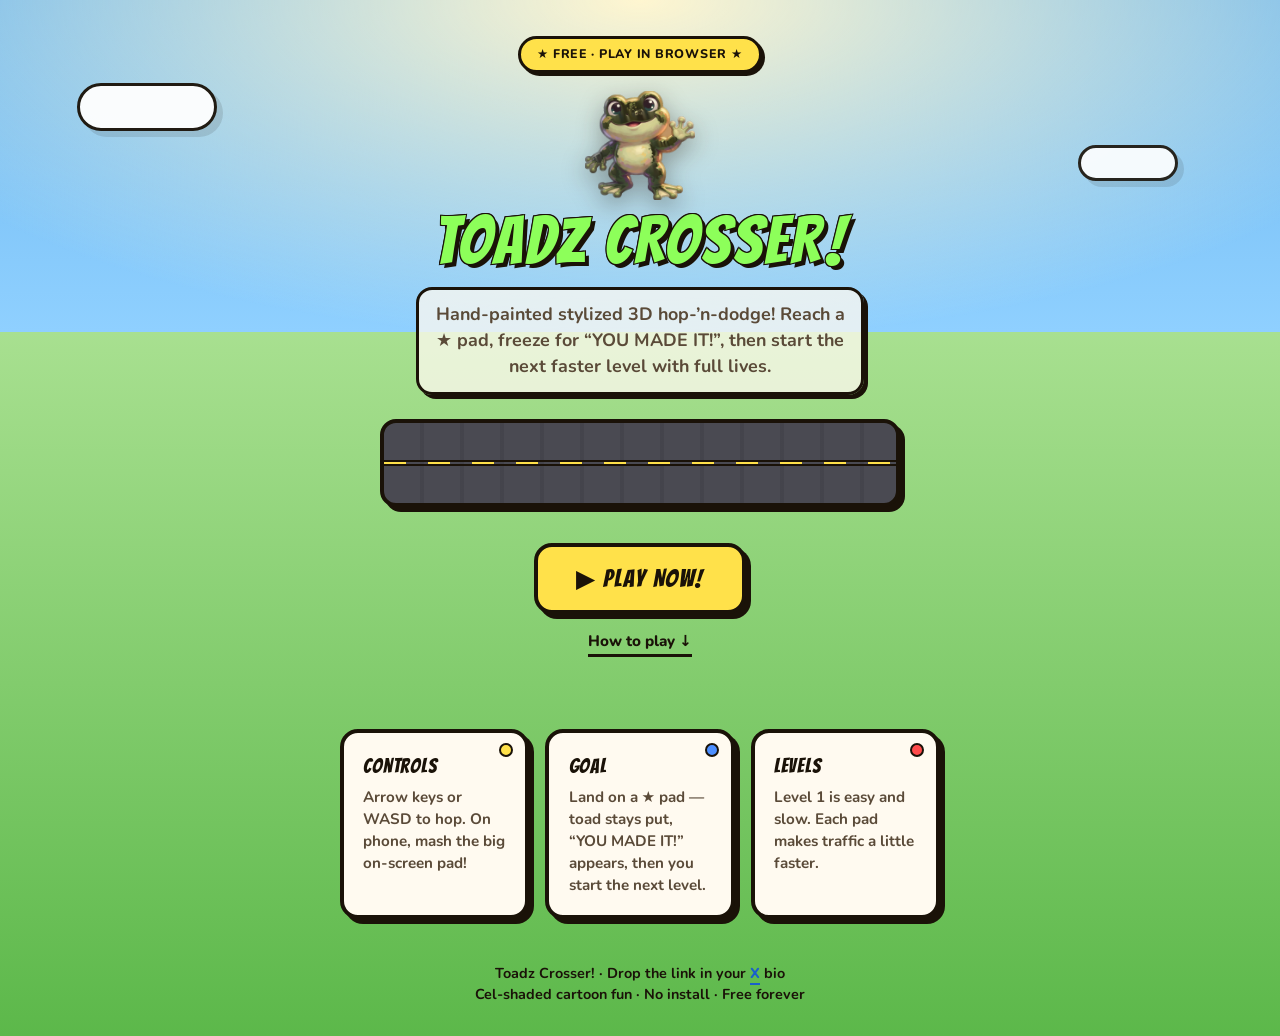
<file: index.html>
<!DOCTYPE html>
<html lang="en">
  <head>
    <meta charset="utf-8" />
    <meta name="viewport" content="width=device-width, initial-scale=1" />
    <meta
      name="description"
      content="Toadz Crosser! — Help a cartoon toad hop across a multi-lane freeway. Free browser game."
    />
    <meta name="theme-color" content="#7ec8f5" />
    <meta property="og:title" content="Toadz Crosser!" />
    <meta
      property="og:description"
      content="Classic cartoon hop-'n-dodge! Help Toad cross the freeway — free in your browser."
    />
    <meta property="og:type" content="website" />
    <meta name="twitter:card" content="summary_large_image" />
    <meta name="twitter:title" content="Toadz Crosser!" />
    <meta
      name="twitter:description"
      content="Classic American cartoon-style Frogger. Play free in the browser."
    />
    <title>Toadz Crosser! — Free Cartoon Browser Game</title>
    <link rel="stylesheet" href="css/style.css" />
    <link
      rel="icon"
      href="data:image/svg+xml,%3Csvg xmlns='http://www.w3.org/2000/svg' viewBox='0 0 64 64'%3E%3Cellipse cx='32' cy='38' rx='20' ry='16' fill='%2358d83a' stroke='%231a1208' stroke-width='3'/%3E%3Ccircle cx='20' cy='22' r='10' fill='%2358d83a' stroke='%231a1208' stroke-width='3'/%3E%3Ccircle cx='44' cy='22' r='10' fill='%2358d83a' stroke='%231a1208' stroke-width='3'/%3E%3Ccircle cx='20' cy='22' r='4' fill='%23fff'/%3E%3Ccircle cx='44' cy='22' r='4' fill='%23fff'/%3E%3Ccircle cx='21' cy='23' r='2' fill='%231a1208'/%3E%3Ccircle cx='45' cy='23' r='2' fill='%231a1208'/%3E%3C/svg%3E"
    />
  </head>
  <body>
    <div class="landing">
      <header class="hero">
        <div class="badge">★ Free · Play in browser ★</div>
        <div class="logo-row">
          <img
            class="toad-icon"
            src="assets/toad.png"
            width="110"
            height="110"
            alt="Toadz Crosser frog hero"
          />
        </div>
        <h1>TOADZ CROSSER!</h1>
        <p class="tagline">
          Hand-painted stylized 3D hop-’n-dodge! Reach a ★ pad, freeze for
          “YOU MADE IT!”, then start the next faster level with full lives.
        </p>

        <div class="road-strip" aria-hidden="true">
          <div class="car c1"></div>
          <div class="car c2"></div>
        </div>

        <a class="cta" href="play.html">▶ PLAY NOW!</a>
        <br />
        <a class="cta-secondary" href="#how">How to play ↓</a>
      </header>

      <section class="cards" id="how">
        <article class="card">
          <h3>Controls</h3>
          <p>Arrow keys or WASD to hop. On phone, mash the big on-screen pad!</p>
        </article>
        <article class="card">
          <h3>Goal</h3>
          <p>Land on a ★ pad — toad stays put, “YOU MADE IT!” appears, then you start the next level.</p>
        </article>
        <article class="card">
          <h3>Levels</h3>
          <p>Level 1 is easy and slow. Each pad makes traffic a little faster.</p>
        </article>
      </section>

      <footer class="footer">
        <p>
          <strong>Toadz Crosser!</strong> · Drop the link in your
          <a href="https://x.com" rel="noopener">X</a> bio<br />
          Cel-shaded cartoon fun · No install · Free forever
        </p>
      </footer>
    </div>
  </body>
</html>
</file>
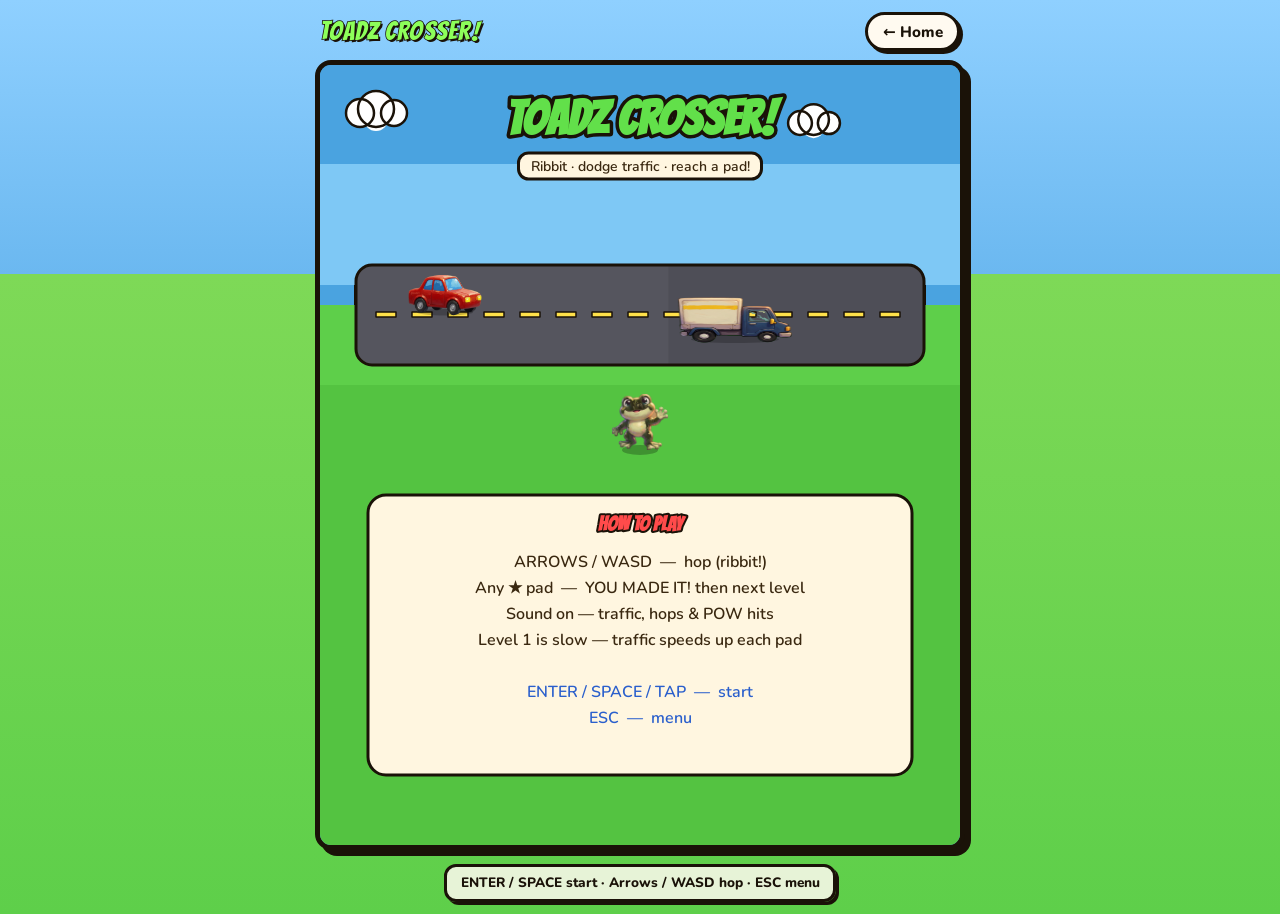
<file: play.html>
<!DOCTYPE html>
<html lang="en">
  <head>
    <meta charset="utf-8" />
    <meta name="viewport" content="width=device-width, initial-scale=1, maximum-scale=1, user-scalable=no" />
    <meta name="description" content="Play Toadz Crosser! — classic cartoon freeway hop." />
    <meta name="theme-color" content="#7ec8f5" />
    <title>Play — Toadz Crosser!</title>
    <link rel="stylesheet" href="css/style.css" />
    <link
      rel="icon"
      href="data:image/svg+xml,%3Csvg xmlns='http://www.w3.org/2000/svg' viewBox='0 0 64 64'%3E%3Cellipse cx='32' cy='38' rx='20' ry='16' fill='%2358d83a' stroke='%231a1208' stroke-width='3'/%3E%3Ccircle cx='20' cy='22' r='9' fill='%2358d83a' stroke='%231a1208' stroke-width='3'/%3E%3Ccircle cx='44' cy='22' r='9' fill='%2358d83a' stroke='%231a1208' stroke-width='3'/%3E%3C/svg%3E"
    />
  </head>
  <body class="play-body">
    <header class="play-header">
      <h1>TOADZ CROSSER!</h1>
      <a href="index.html">← Home</a>
    </header>

    <div id="game-wrap">
      <canvas id="game" width="640" height="780" aria-label="Toadz Crosser game"></canvas>
    </div>

    <div class="touch-pad" aria-label="Touch controls">
      <div class="row">
        <button type="button" data-dir="up" aria-label="Hop up">▲</button>
      </div>
      <div class="row">
        <button type="button" data-dir="left" aria-label="Hop left">◀</button>
        <button type="button" data-dir="down" aria-label="Hop down">▼</button>
        <button type="button" data-dir="right" aria-label="Hop right">▶</button>
      </div>
    </div>

    <p class="hints">
      ENTER / SPACE start · Arrows / WASD hop · ESC menu
    </p>

    <script src="js/game.js"></script>
  </body>
</html>
</file>
<file: css/style.css>
/* Toadz Crosser! — classic American 2D cartoon / cel-shaded UI */
@import url("https://fonts.googleapis.com/css2?family=Bangers&family=Nunito:wght@600;700;800&display=swap");

:root {
  --ink: #1a1208;
  --paper: #fff6e0;
  --sky: #7ec8f5;
  --sky-deep: #4aa3e0;
  --grass: #5ecf4a;
  --grass-dark: #3aa32e;
  --lime: #8dff5a;
  --yellow: #ffe14a;
  --orange: #ff9a3c;
  --red: #ff4b4b;
  --blue: #4d8fff;
  --panel: #fffaf0;
  --road: #4a4a52;
  --muted: #5a4a38;
  --white: #fffdf8;
  --outline: 3px solid var(--ink);
  --font-display: "Bangers", "Impact", "Arial Black", sans-serif;
  --font-body: "Nunito", "Trebuchet MS", system-ui, sans-serif;
}

*,
*::before,
*::after {
  box-sizing: border-box;
  margin: 0;
  padding: 0;
}

html {
  scroll-behavior: smooth;
}

body {
  font-family: var(--font-body);
  background: var(--sky);
  color: var(--ink);
  min-height: 100vh;
  line-height: 1.45;
}

/* ---- Landing: sunny cartoon outdoor ---- */
.landing {
  min-height: 100vh;
  display: flex;
  flex-direction: column;
  align-items: center;
  position: relative;
  overflow-x: hidden;
  /* Soft painted sky → meadow */
  background:
    radial-gradient(ellipse 120% 60% at 50% 0%, #fff6d0 0%, transparent 55%),
    linear-gradient(180deg, #6eb8f0 0%, #8fd0ff 32%, #a8e090 32%, #5cb84a 100%);
}

/* Soft cartoon cloud blobs */
.landing::before,
.landing::after {
  content: "";
  position: absolute;
  background: #fff;
  border: 3px solid var(--ink);
  border-radius: 50px;
  pointer-events: none;
  z-index: 0;
  box-shadow: 6px 6px 0 rgba(26, 18, 8, 0.12);
}

.landing::before {
  width: 140px;
  height: 48px;
  top: 8%;
  left: 6%;
  opacity: 0.95;
}

.landing::after {
  width: 100px;
  height: 36px;
  top: 14%;
  right: 8%;
  opacity: 0.9;
}

.hero {
  width: 100%;
  max-width: 720px;
  padding: 2.25rem 1.25rem 2rem;
  text-align: center;
  position: relative;
  z-index: 1;
}

.badge {
  display: inline-block;
  font-family: var(--font-body);
  font-size: 0.78rem;
  font-weight: 800;
  letter-spacing: 0.06em;
  text-transform: uppercase;
  color: var(--ink);
  border: var(--outline);
  border-radius: 999px;
  padding: 0.4rem 1rem;
  margin-bottom: 1.1rem;
  background: var(--yellow);
  box-shadow: 3px 3px 0 var(--ink);
}

.logo-row {
  display: flex;
  align-items: center;
  justify-content: center;
  gap: 0.75rem;
  margin-bottom: 0.35rem;
}

.toad-icon {
  width: 110px;
  height: 110px;
  object-fit: contain;
  animation: hop 1.15s ease-in-out infinite;
  filter: drop-shadow(0 8px 12px rgba(26, 18, 8, 0.35));
}

@keyframes hop {
  0%, 100% { transform: translateY(0) rotate(-2deg); }
  40% { transform: translateY(-14px) rotate(2deg); }
  60% { transform: translateY(-6px) rotate(-1deg); }
}

h1 {
  font-family: var(--font-display);
  font-size: clamp(2.6rem, 9vw, 4.2rem);
  font-weight: 400;
  letter-spacing: 0.04em;
  color: var(--lime);
  /* Classic cartoon stroke + drop */
  -webkit-text-stroke: 2px var(--ink);
  paint-order: stroke fill;
  text-shadow:
    4px 4px 0 var(--ink),
    -1px -1px 0 var(--ink),
    1px -1px 0 var(--ink),
    -1px 1px 0 var(--ink);
  margin-bottom: 0.65rem;
  line-height: 1.05;
}

.tagline {
  font-size: 1.12rem;
  font-weight: 700;
  color: var(--muted);
  max-width: 28rem;
  margin: 0 auto 1.5rem;
  background: rgba(255, 250, 240, 0.75);
  border: 3px solid var(--ink);
  border-radius: 16px;
  padding: 0.75rem 1rem;
  box-shadow: 4px 4px 0 var(--ink);
}

/* Freeway strip — bold comic panel */
.road-strip {
  height: 88px;
  width: 100%;
  max-width: 520px;
  margin: 0 auto 2.25rem;
  background: var(--road);
  border: 4px solid var(--ink);
  border-radius: 16px;
  position: relative;
  overflow: hidden;
  box-shadow: 5px 5px 0 var(--ink);
}

.road-strip::before {
  content: "";
  position: absolute;
  inset: 0;
  background: repeating-linear-gradient(
    90deg,
    transparent 0 36px,
    rgba(0, 0, 0, 0.08) 36px 40px
  );
  pointer-events: none;
}

.road-strip::after {
  content: "";
  position: absolute;
  left: 0;
  right: 0;
  top: 50%;
  height: 6px;
  margin-top: -3px;
  background: repeating-linear-gradient(
    90deg,
    var(--yellow) 0 22px,
    transparent 22px 44px
  );
  border-top: 2px solid var(--ink);
  border-bottom: 2px solid var(--ink);
  animation: dash 1.1s linear infinite;
  z-index: 0;
}

@keyframes dash {
  to { background-position: 44px 0; }
}

/* Cartoon cars on strip */
.car {
  position: absolute;
  z-index: 1;
  top: 10px;
  width: 70px;
  height: 28px;
  border: 3px solid var(--ink);
  border-radius: 10px 14px 8px 8px;
  animation: drive 4s linear infinite;
  box-shadow: inset -8px 0 0 rgba(0, 0, 0, 0.15);
}

.car::before {
  content: "";
  position: absolute;
  top: 4px;
  width: 18px;
  height: 14px;
  background: #a8e0ff;
  border: 2px solid var(--ink);
  border-radius: 4px;
}

.car.c1 {
  left: -80px;
  background: #ff4b4b;
  animation-duration: 3.1s;
}
.car.c1::before { right: 8px; }

.car.c2 {
  top: 48px;
  left: -100px;
  background: #4d8fff;
  animation-duration: 4.4s;
  animation-delay: -1.4s;
}
.car.c2::before { left: 8px; }

.car::after {
  content: "";
  position: absolute;
  bottom: -6px;
  left: 8px;
  right: 8px;
  height: 8px;
  background:
    radial-gradient(circle at 20% 50%, #222 0 5px, transparent 5.5px),
    radial-gradient(circle at 80% 50%, #222 0 5px, transparent 5.5px);
}

@keyframes drive {
  from { transform: translateX(0); }
  to { transform: translateX(640px); }
}

.cta {
  display: inline-flex;
  align-items: center;
  justify-content: center;
  gap: 0.45rem;
  background: var(--yellow);
  color: var(--ink);
  font-family: var(--font-display);
  font-weight: 400;
  font-size: 1.55rem;
  letter-spacing: 0.06em;
  text-decoration: none;
  padding: 0.85rem 2.4rem;
  border-radius: 18px;
  border: 4px solid var(--ink);
  cursor: pointer;
  box-shadow: 5px 5px 0 var(--ink);
  transition: transform 0.1s, box-shadow 0.1s;
  -webkit-text-stroke: 0;
}

.cta:hover {
  transform: translate(-2px, -2px);
  box-shadow: 7px 7px 0 var(--ink);
  background: #fff06a;
}

.cta:active {
  transform: translate(3px, 3px);
  box-shadow: 2px 2px 0 var(--ink);
}

.cta-secondary {
  display: inline-block;
  margin-top: 1rem;
  color: var(--ink);
  font-size: 0.95rem;
  font-weight: 800;
  text-decoration: none;
  border-bottom: 3px solid var(--ink);
  padding-bottom: 2px;
}

.cta-secondary:hover {
  color: #1a6a20;
  border-color: #1a6a20;
}

.cards {
  display: grid;
  grid-template-columns: repeat(auto-fit, minmax(160px, 1fr));
  gap: 1rem;
  width: 100%;
  max-width: 640px;
  /* Keep how-to cards clearly below the road strip */
  margin: 2.5rem auto 0;
  padding: 0 1.25rem 1rem;
  text-align: left;
  position: relative;
  z-index: 1;
  clear: both;
}

.card {
  background: var(--panel);
  border: 4px solid var(--ink);
  border-radius: 18px;
  padding: 1.15rem 1.2rem;
  box-shadow: 5px 5px 0 var(--ink);
  position: relative;
}

.card::before {
  content: "";
  position: absolute;
  top: 10px;
  right: 12px;
  width: 14px;
  height: 14px;
  border-radius: 50%;
  background: var(--yellow);
  border: 2px solid var(--ink);
}

.card:nth-child(2)::before { background: var(--blue); }
.card:nth-child(3)::before { background: var(--red); }

.card h3 {
  font-family: var(--font-display);
  font-size: 1.25rem;
  letter-spacing: 0.04em;
  color: var(--ink);
  margin-bottom: 0.35rem;
  font-weight: 400;
}

.card p {
  font-size: 0.95rem;
  font-weight: 700;
  color: var(--muted);
}

.footer {
  margin-top: auto;
  padding: 1.75rem 1rem 2rem;
  text-align: center;
  font-size: 0.9rem;
  font-weight: 700;
  color: var(--ink);
  position: relative;
  z-index: 1;
}

.footer a {
  color: #1a5fcc;
  font-weight: 800;
  text-decoration: none;
  border-bottom: 2px solid #1a5fcc;
}

/* ---- Play page ---- */
.play-body {
  display: flex;
  flex-direction: column;
  align-items: center;
  min-height: 100vh;
  background:
    linear-gradient(180deg, #8fd0ff 0%, #6bb8f0 30%, #7ed957 30%, #5ecf4a 100%);
  padding: 0.75rem;
}

.play-header {
  width: 100%;
  max-width: 640px;
  display: flex;
  align-items: center;
  justify-content: space-between;
  gap: 0.75rem;
  margin-bottom: 0.55rem;
  flex-wrap: wrap;
}

.play-header h1 {
  font-size: 1.65rem;
  margin: 0;
  -webkit-text-stroke: 1.5px var(--ink);
  text-shadow: 2px 2px 0 var(--ink);
}

.play-header a {
  color: var(--ink);
  font-size: 0.95rem;
  font-weight: 800;
  text-decoration: none;
  background: var(--panel);
  border: 3px solid var(--ink);
  border-radius: 999px;
  padding: 0.35rem 0.9rem;
  box-shadow: 3px 3px 0 var(--ink);
}

.play-header a:hover {
  background: var(--yellow);
}

#game-wrap {
  position: relative;
  line-height: 0;
  border-radius: 16px;
  overflow: hidden;
  max-width: 100%;
  border: 5px solid var(--ink);
  box-shadow: 6px 6px 0 var(--ink);
  background: #1a1208;
}

#game {
  display: block;
  width: 100%;
  max-width: 640px;
  height: auto;
  background: #4aa3e0;
  touch-action: none;
  /* Smooth cartoon, not pixel art */
  image-rendering: auto;
}

.touch-pad {
  display: none;
  margin-top: 0.85rem;
  width: 100%;
  max-width: 280px;
  user-select: none;
}

.touch-pad .row {
  display: flex;
  justify-content: center;
  gap: 0.45rem;
  margin: 0.35rem 0;
}

.touch-pad button {
  width: 68px;
  height: 56px;
  border-radius: 16px;
  background: var(--yellow);
  color: var(--ink);
  font-size: 1.45rem;
  font-weight: bold;
  cursor: pointer;
  border: 4px solid var(--ink);
  box-shadow: 3px 3px 0 var(--ink);
}

.touch-pad button:active {
  background: var(--orange);
  transform: translate(2px, 2px);
  box-shadow: 1px 1px 0 var(--ink);
}

@media (max-width: 700px), (pointer: coarse) {
  .touch-pad {
    display: block;
  }
}

.hints {
  margin-top: 0.85rem;
  font-family: var(--font-body);
  font-size: 0.85rem;
  font-weight: 800;
  color: var(--ink);
  text-align: center;
  background: rgba(255, 250, 240, 0.85);
  border: 3px solid var(--ink);
  border-radius: 12px;
  padding: 0.4rem 0.85rem;
  box-shadow: 3px 3px 0 var(--ink);
}
</file>
